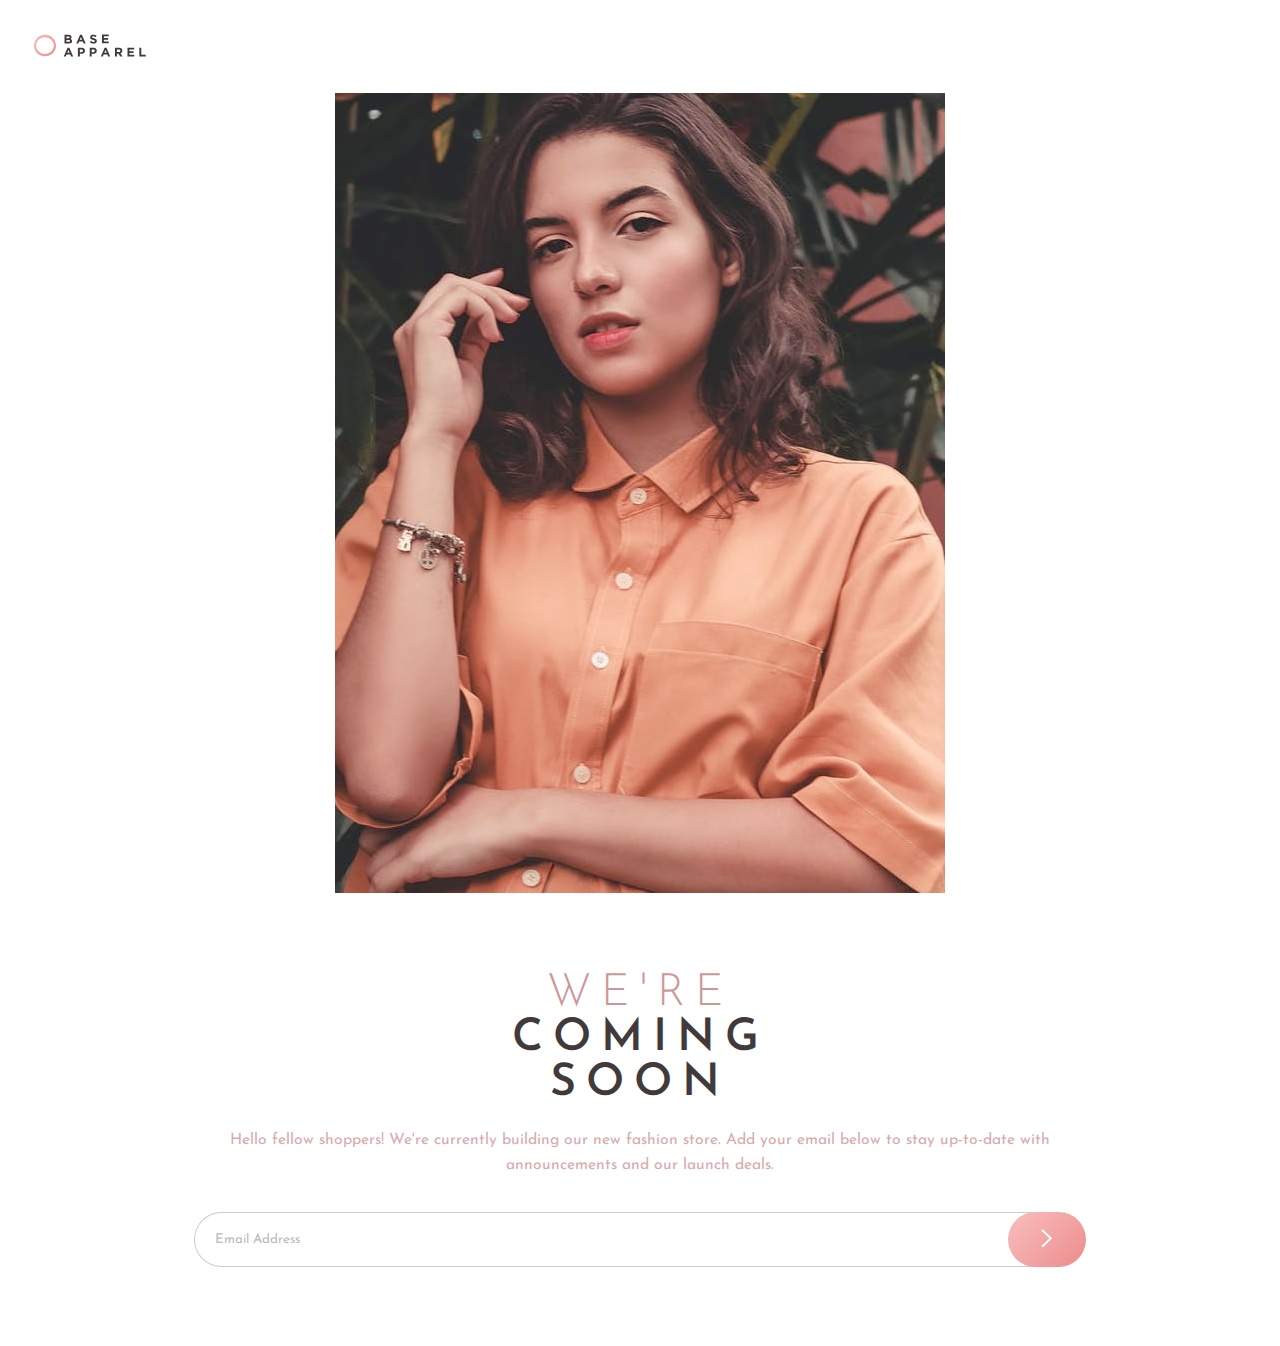
<file: index.html>
<!DOCTYPE html>
<html lang="en">
<head>
	<meta charset="UTF-8">
	<meta name="viewport" content="width=device-width, initial-scale=1.0">
	<link rel="icon" type="image/png" sizes="32x32" href="./images/favicon-32x32.png">
	<link rel="stylesheet" href="css/styles.css">
	<title>Frontend Mentor | Base Apparel coming soon page</title>
</head>
<body>
	<header class="header-mobile">
		<nav class="navigation">
			<img src="images/logo.svg" alt="Logo" class="navigation__logo">
		</nav>
	</header>
	<div class="container">
		<section class="hero">
			<img src="images/hero-mobile.jpg" alt="Hero" class="hero__image-mobile">
			<img src="images/hero-desktop.jpg" alt="Hero" class="hero__image-desktop">
		</section>
		<section class="content">
			<header class="header-desktop">
				<nav class="navigation">
					<img src="images/logo.svg" alt="Logo" class="navigation__logo">
				</nav>
			</header>
			<div class="heading">
				<h1>
					<div class="heading__highlight">We're</div>
					<div class="heading__highlight-2">coming</div>
					<div class="heading__highlight-2">soon</div>
				</h1>
			</div>
			<div class="about">
				<p class="about__paragraph">Hello fellow shoppers! We're currently building our new fashion store.
					Add your email below to stay up-to-date with announcements and our launch deals.</p>
			</div>
			<div class="cta">
				<input class="cta__input" id="cta-input" type="text" placeholder="Email Address">
				<img src="images/icon-error.svg" alt="Error" class="cta__error-icon">
				<button class="cta__btn" id="cta-btn">
					<img src="images/icon-arrow.svg" alt="Arrow" class="cta__btn-arrow">
				</button>
			</div>
		</section>
	</div>
	<script src="js/script.js"></script>
</body>
</html>
</file>
<file: css/styles.css>
@import url("https://fonts.googleapis.com/css?family=Josefin+Sans:300,400,600&display=swap");
:root {
  --desat-red: hsl(0, 36%, 70%);
  --soft-red: hsl(0, 93%, 68%);
  --gray-red: hsl(0, 6%, 24%);
  --white: hsl(0, 0%, 100%);
  --off-white: hsl(0, 100%, 98%);
  --light-red: hsl(0, 80%, 86%);
  --soft-light-red: hsl(0, 74%, 74%);
}

* {
  margin: 0;
  padding: 0;
  -webkit-box-sizing: border-box;
          box-sizing: border-box;
}

html, body {
  font-size: 62.5%;
  font-family: "Josefin Sans", sans-serif;
  color: var(--desat-red);
}

h1 {
  margin: 0;
}

img {
  max-width: 100%;
}

.header-mobile .navigation {
  padding: 3rem;
}

.header-mobile .navigation__logo {
  width: 10rem;
}

.container .hero__image-desktop {
  display: none;
}

.container .content {
  font-size: 1rem;
  margin: 7rem 0;
  padding: 0 3rem;
  display: -webkit-box;
  display: -ms-flexbox;
  display: flex;
  -webkit-box-orient: vertical;
  -webkit-box-direction: normal;
      -ms-flex-direction: column;
          flex-direction: column;
  -webkit-box-align: center;
      -ms-flex-align: center;
          align-items: center;
  -webkit-box-pack: center;
      -ms-flex-pack: center;
          justify-content: center;
}

.container .content .header-desktop {
  display: none;
}

.container .content .heading {
  text-transform: uppercase;
  font-size: 2rem;
}

.container .content .heading h1 {
  font-size: 4rem;
  display: -webkit-box;
  display: -ms-flexbox;
  display: flex;
  -webkit-box-orient: vertical;
  -webkit-box-direction: normal;
      -ms-flex-direction: column;
          flex-direction: column;
  -webkit-box-align: center;
      -ms-flex-align: center;
          align-items: center;
  -webkit-box-pack: center;
      -ms-flex-pack: center;
          justify-content: center;
  letter-spacing: 10px;
}

.container .content .heading__highlight {
  font-weight: 300;
}

.container .content .heading__highlight-2 {
  color: var(--gray-red);
  font-weight: 600;
}

.container .content .about {
  font-size: 1.4rem;
  color: var(--desat-red);
  opacity: 0.8;
  margin: 2rem 0 3rem 0;
  text-align: center;
  line-height: 1.6;
}

.container .content .cta {
  display: -webkit-box;
  display: -ms-flexbox;
  display: flex;
  width: 100%;
  position: relative;
}

.container .content .cta__input {
  font-family: "Josefin Sans", sans-serif;
  padding: 1.8rem;
  border: 1px solid rgba(0, 0, 0, 0.2);
  border-radius: 50px;
  width: 100%;
}

.container .content .cta__input::-webkit-input-placeholder {
  opacity: 0.5;
}

.container .content .cta__input:-ms-input-placeholder {
  opacity: 0.5;
}

.container .content .cta__input::-ms-input-placeholder {
  opacity: 0.5;
}

.container .content .cta__input::placeholder {
  opacity: 0.5;
}

.container .content .cta__input:focus {
  outline: none;
}

.container .content .cta__input.error-input {
  border: 2px solid var(--soft-red);
}

.container .content .cta__error-icon {
  display: none;
  position: absolute;
  top: 50%;
  -webkit-transform: translateY(-50%);
          transform: translateY(-50%);
  left: 65%;
}

.container .content .cta__btn {
  margin-left: -50px;
  border: none;
  border-radius: 50px;
  padding: 1rem 3rem;
  background: linear-gradient(135deg, var(--light-red), var(--soft-light-red));
  cursor: pointer;
}

.container .content .cta__btn:focus {
  outline: none;
}

.container .content .cta__btn.error-btn {
  background: linear-gradient(135deg, var(--white), var(--soft-light-red));
}

.error-message {
  margin-top: 1rem;
  font-size: 1.1rem;
  margin-left: 2rem;
  -ms-flex-item-align: start;
      -ms-grid-row-align: start;
      align-self: start;
}

.attribution {
  font-size: 11px;
  text-align: center;
}

.attribution a {
  color: #3e52a3;
}

@media screen and (min-width: 365px) {
  .container .hero__image-mobile {
    display: none;
  }
  .container .hero__image-desktop {
    display: block;
    margin: 0 auto;
  }
  .container .content {
    width: 100%;
    margin-top: 7rem;
  }
  .container .content .cta__error-icon {
    left: 65%;
  }
}

@media screen and (min-width: 768px) {
  html, body {
    font-size: 70%;
  }
  .container {
    display: -webkit-box;
    display: -ms-flexbox;
    display: flex;
    -webkit-box-orient: vertical;
    -webkit-box-direction: normal;
        -ms-flex-direction: column;
            flex-direction: column;
    -webkit-box-align: center;
        -ms-flex-align: center;
            align-items: center;
    -webkit-box-pack: center;
        -ms-flex-pack: center;
            justify-content: center;
  }
  .container .content {
    width: 75%;
  }
  .container .content .cta__error-icon {
    left: 75%;
  }
}

@media screen and (min-width: 1440px) {
  html, body {
    font-size: 90%;
  }
  img {
    max-width: initial;
  }
  .header-mobile {
    display: none;
  }
  .container {
    -webkit-box-orient: horizontal;
    -webkit-box-direction: reverse;
        -ms-flex-direction: row-reverse;
            flex-direction: row-reverse;
  }
  .container .content {
    margin: 0;
    padding: 10rem;
    -webkit-box-align: start;
        -ms-flex-align: start;
            align-items: start;
  }
  .container .content .header-desktop {
    display: block;
    position: absolute;
    top: 5rem;
  }
  .container .content .heading h1 {
    -webkit-box-align: start;
        -ms-flex-align: start;
            align-items: start;
    letter-spacing: 20px;
  }
  .container .content .heading h1 div {
    line-height: 1.2;
  }
  .container .content .about {
    text-align: left;
    font-size: 1.2rem;
    width: 97%;
  }
  .container .content .cta__input {
    font-size: 1.2rem;
  }
  .container .content .cta__btn {
    margin-left: -65px;
  }
  .container .content .cta__error-icon {
    left: 70%;
  }
}

@media screen and (min-width: 1920px) {
  html, body {
    font-size: 100%;
  }
  .container {
    width: 1440px;
    margin: auto;
    height: 100vh;
    -webkit-box-pack: initial;
        -ms-flex-pack: initial;
            justify-content: initial;
  }
  .container .content {
    padding: 6rem;
  }
  .container .content .header-desktop {
    top: 2rem;
  }
}
/*# sourceMappingURL=styles.css.map */
</file>
